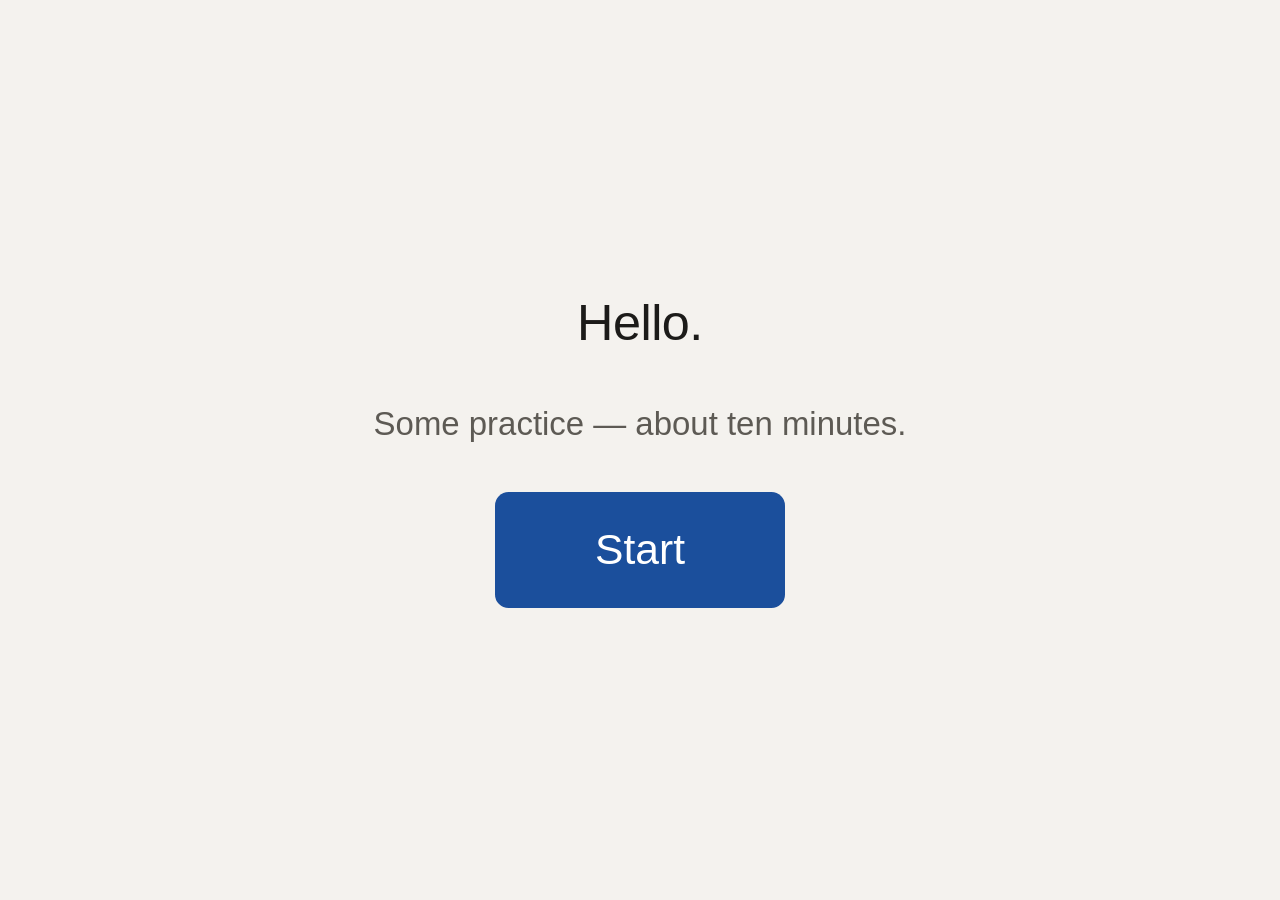
<file: index.html>
<!DOCTYPE html>
<html lang="en">
<head>
<meta charset="utf-8">
<meta name="viewport" content="width=device-width, initial-scale=1, viewport-fit=cover">
<title>Practice</title>
<link rel="stylesheet" href="app/app.css">
</head>
<body>
  <!--
    One element. Every screen replaces its contents, so there is only ever one
    thing on screen: no navigation, no menus, no progress bar, no timer, no
    counter, and no reachable settings.
  -->
  <main id="screen" aria-live="polite"></main>

  <!--
    Blocking veil. Raised the instant the page is hidden or a freeze is detected,
    BEFORE the interruption has been classified, so a stale stimulus cannot be
    answered in the window between the machine waking and the detector noticing.
    Covers the whole viewport and swallows pointer events.
  -->
  <div id="veil" hidden aria-hidden="true"><p>One moment.</p></div>

  <!-- Only ever shown with ?debug=1. -->
  <pre id="debug" hidden></pre>

  <script type="module" src="app/main.js"></script>
</body>
</html>
</file>
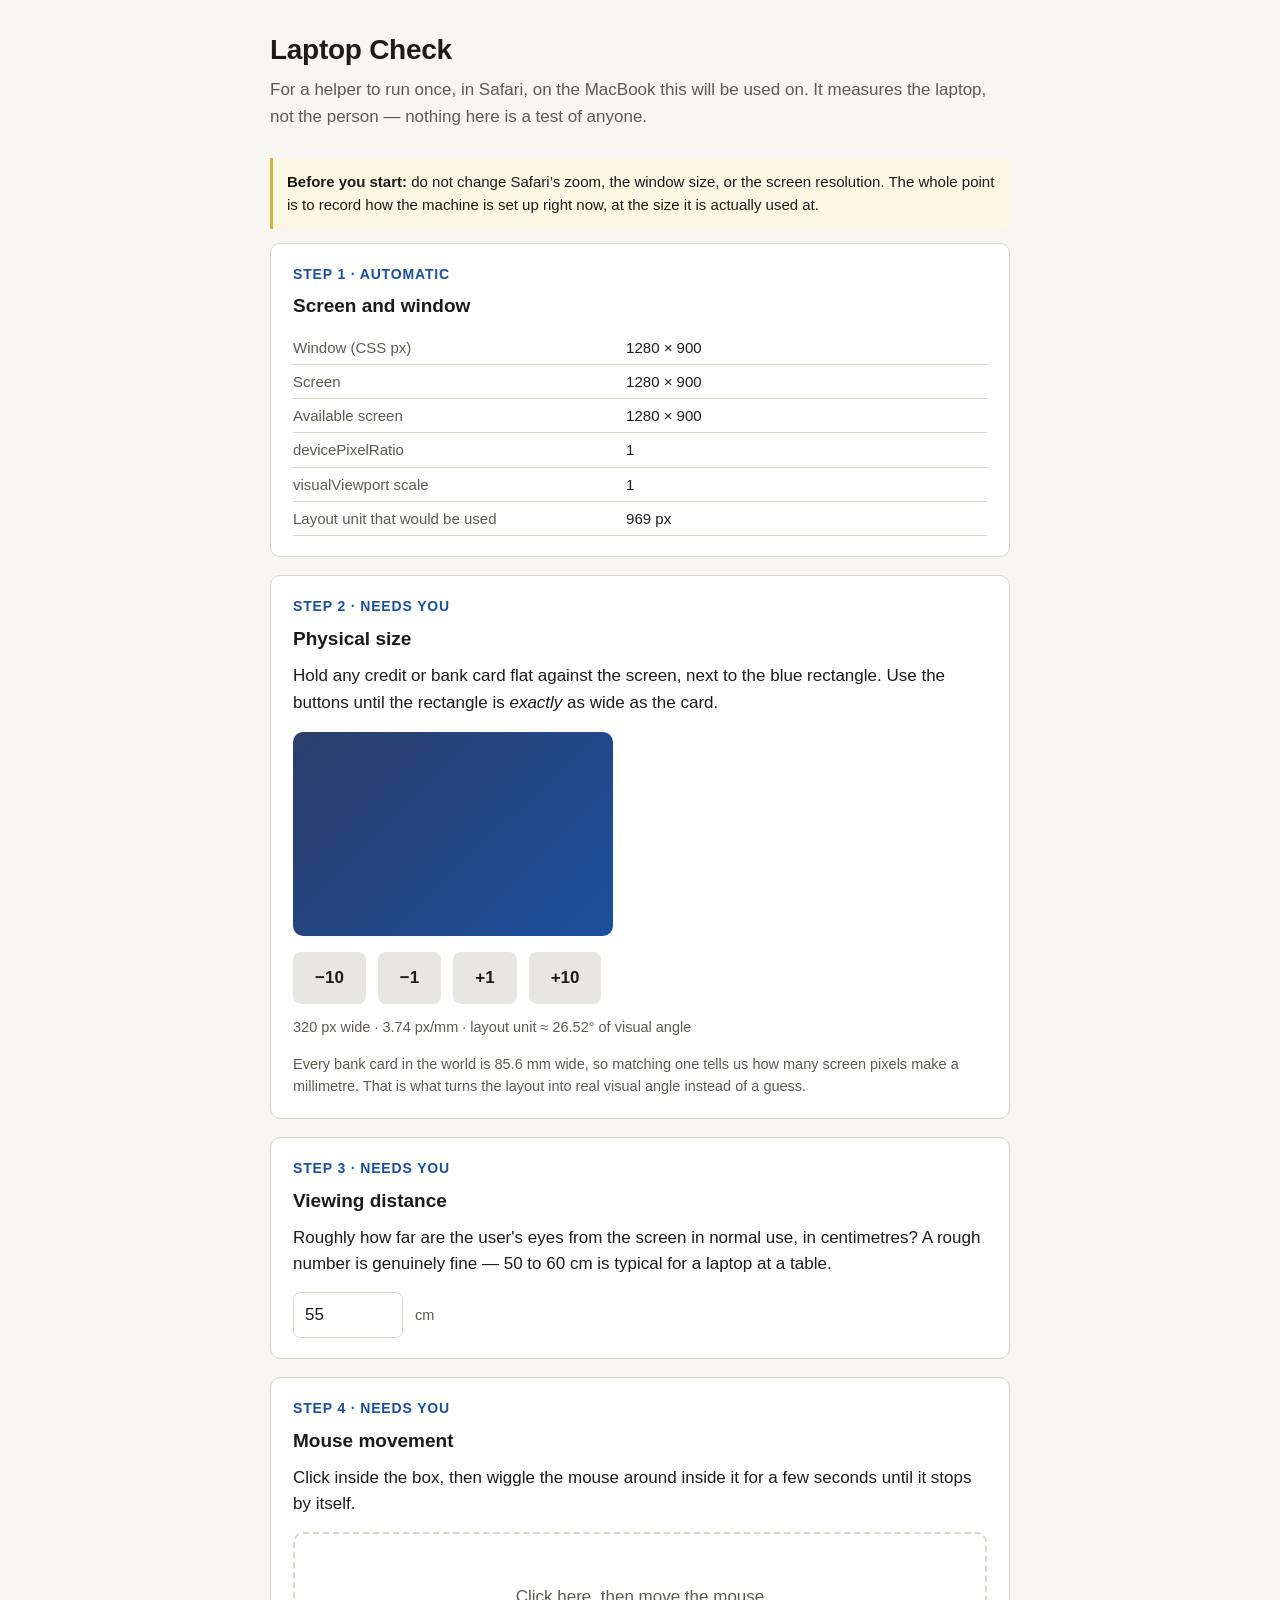
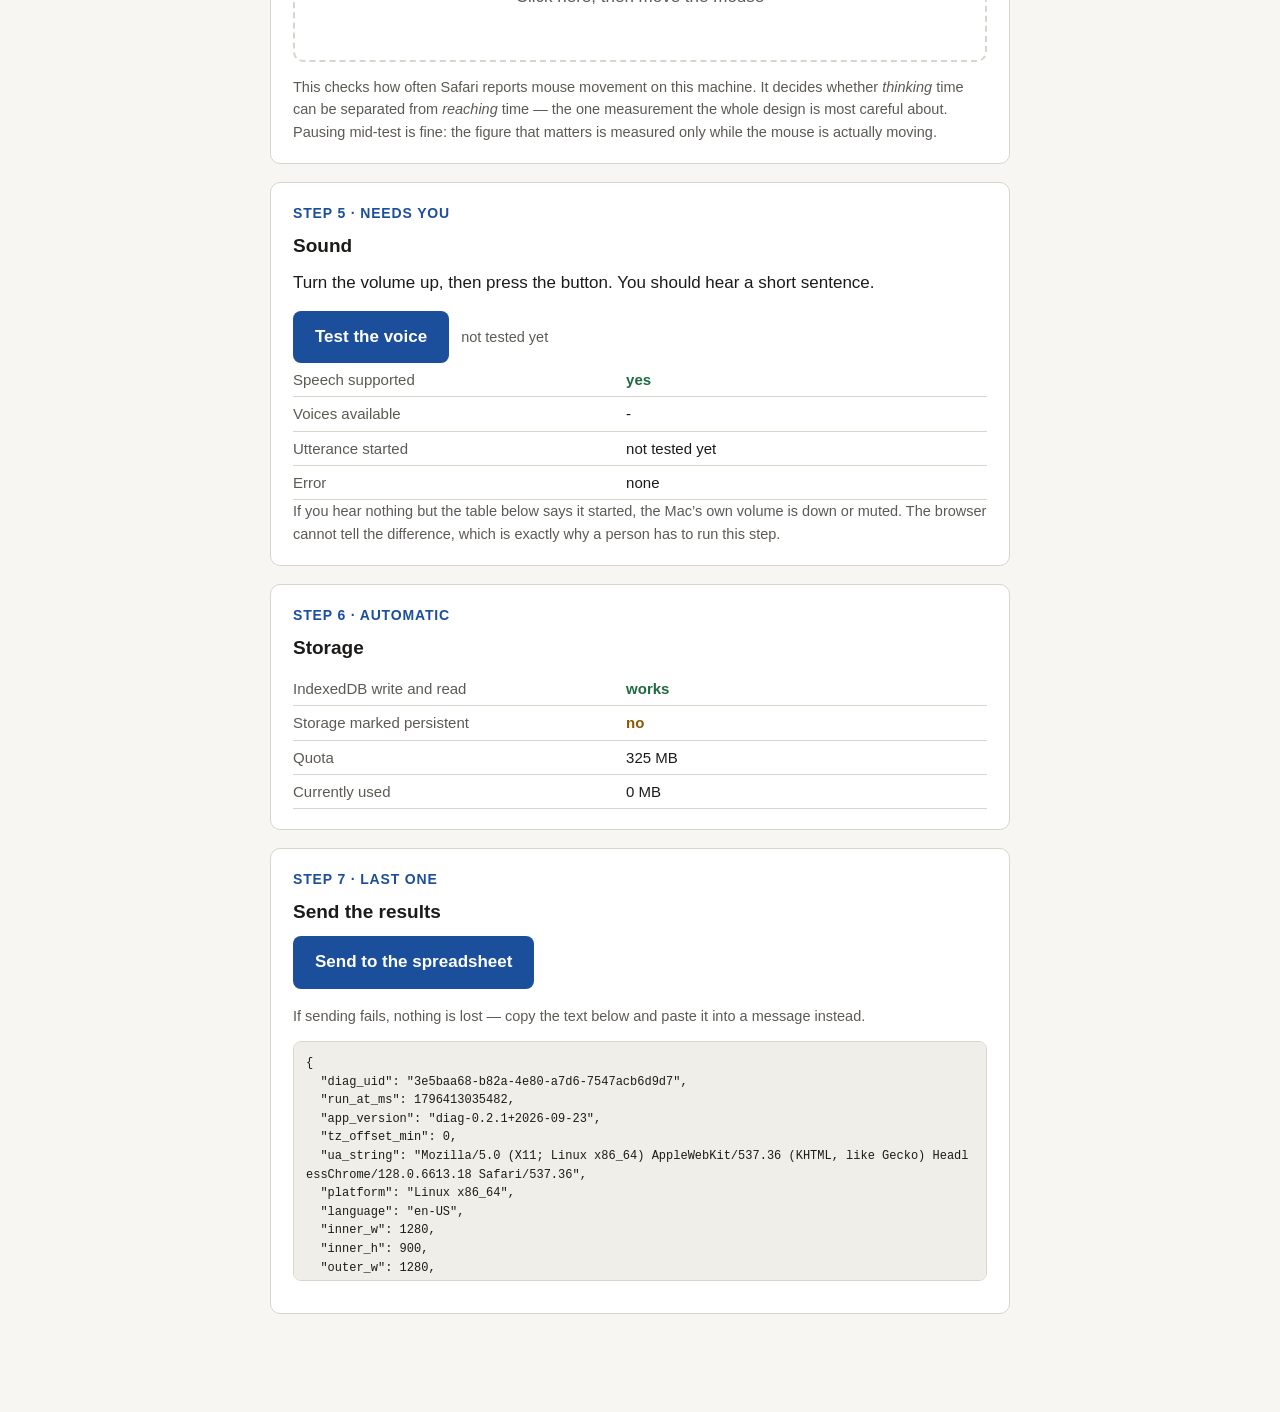
<file: diagnostic/index.html>
<!DOCTYPE html>
<html lang="en">
<head>
<meta charset="utf-8">
<meta name="viewport" content="width=device-width, initial-scale=1">
<title>Laptop Check</title>
<style>
  :root {
    --bg: #f7f6f3;
    --fg: #1c1b19;
    --muted: #5d5a54;
    --line: #d8d5cd;
    --card: #ffffff;
    --accent: #1b4f9c;
    --ok: #1d6b3f;
    --warn: #8a5a00;
    --bad: #97231c;
  }
  * { box-sizing: border-box; }
  html, body { margin: 0; padding: 0; background: var(--bg); color: var(--fg); }
  body {
    font: 17px/1.55 -apple-system, BlinkMacSystemFont, "Helvetica Neue", Arial, sans-serif;
    padding: 28px 20px 80px;
    max-width: 780px;
    margin: 0 auto;
  }
  h1 { font-size: 28px; font-weight: 600; letter-spacing: -0.01em; margin: 0 0 6px; }
  h2 { font-size: 19px; font-weight: 600; margin: 0 0 10px; }
  .sub { color: var(--muted); margin: 0 0 28px; }
  section {
    background: var(--card);
    border: 1px solid var(--line);
    border-radius: 10px;
    padding: 20px 22px;
    margin-bottom: 18px;
  }
  .step { color: var(--accent); font-weight: 600; font-size: 14px; letter-spacing: .06em; text-transform: uppercase; margin-bottom: 6px; }
  p { margin: 0 0 14px; }
  p:last-child { margin-bottom: 0; }
  button {
    font: inherit; font-weight: 600;
    background: var(--accent); color: #fff;
    border: 0; border-radius: 8px;
    padding: 13px 22px; cursor: pointer;
  }
  button:hover { filter: brightness(1.08); }
  button.secondary { background: #e8e6e0; color: var(--fg); }
  button[disabled] { opacity: .45; cursor: default; filter: none; }
  .row { display: flex; gap: 12px; align-items: center; flex-wrap: wrap; }
  table { border-collapse: collapse; width: 100%; font-size: 15px; }
  td { padding: 5px 0; border-bottom: 1px solid var(--line); vertical-align: top; }
  td:first-child { color: var(--muted); width: 48%; padding-right: 14px; }
  td:last-child { font-variant-numeric: tabular-nums; }
  .ok { color: var(--ok); font-weight: 600; }
  .warn { color: var(--warn); font-weight: 600; }
  .bad { color: var(--bad); font-weight: 600; }
  #card {
    height: 54mm; /* irrelevant to the measure; only the width is matched */
    background: linear-gradient(135deg, #2c3e6b, #1b4f9c);
    border-radius: 10px;
    margin: 16px 0;
  }
  input[type=number] {
    font: inherit; padding: 9px 11px;
    border: 1px solid var(--line); border-radius: 7px;
    width: 110px; background: #fff; color: var(--fg);
  }
  input[type=text] {
    font: 14px ui-monospace, SFMono-Regular, Menlo, monospace;
    padding: 10px 11px; width: 100%;
    border: 1px solid var(--line); border-radius: 7px;
    background: #fff; color: var(--fg);
  }
  #pad {
    height: 130px; border: 2px dashed var(--line); border-radius: 10px;
    display: flex; align-items: center; justify-content: center;
    color: var(--muted); text-align: center; margin: 14px 0;
    user-select: none;
  }
  #pad.live { border-color: var(--accent); border-style: solid; color: var(--accent); }
  pre {
    background: #f0eee8; border: 1px solid var(--line); border-radius: 8px;
    padding: 12px; font-size: 12px; overflow: auto; max-height: 240px;
    white-space: pre-wrap; word-break: break-all;
  }
  .note { font-size: 14.5px; color: var(--muted); }
  .hint { background: #fdf7e3; border-left: 3px solid #d9b03a; padding: 12px 14px; border-radius: 0 7px 7px 0; font-size: 15px; margin: 0 0 14px; }
</style>
</head>
<body>

<h1>Laptop Check</h1>
<p class="sub">
  For a helper to run once, in Safari, on the MacBook this will be used on. It
  measures the laptop, not the person &mdash; nothing here is a test of anyone.
</p>

<div class="hint">
  <strong>Before you start:</strong> do not change Safari&rsquo;s zoom, the window
  size, or the screen resolution. The whole point is to record how the machine is
  set up right now, at the size it is actually used at.
</div>

<section>
  <div class="step">Step 1 &middot; automatic</div>
  <h2>Screen and window</h2>
  <table id="t-screen"></table>
</section>

<section>
  <div class="step">Step 2 &middot; needs you</div>
  <h2>Physical size</h2>
  <p>
    Hold any credit or bank card flat against the screen, next to the blue
    rectangle. Use the buttons until the rectangle is <em>exactly</em> as wide as
    the card.
  </p>
  <div id="card"></div>
  <div class="row">
    <button class="secondary" data-adj="-10">&minus;10</button>
    <button class="secondary" data-adj="-1">&minus;1</button>
    <button class="secondary" data-adj="1">+1</button>
    <button class="secondary" data-adj="10">+10</button>
    <span class="note" id="card-readout"></span>
  </div>
  <p class="note" style="margin-top:14px">
    Every bank card in the world is 85.6&nbsp;mm wide, so matching one tells us how
    many screen pixels make a millimetre. That is what turns the layout into real
    visual angle instead of a guess.
  </p>
</section>

<section>
  <div class="step">Step 3 &middot; needs you</div>
  <h2>Viewing distance</h2>
  <p>
    Roughly how far are the user's eyes from the screen in normal use, in
    centimetres? A rough number is genuinely fine &mdash; 50 to 60&nbsp;cm is
    typical for a laptop at a table.
  </p>
  <div class="row">
    <input type="number" id="dist" value="55" min="20" max="120" step="1">
    <span class="note">cm</span>
  </div>
</section>

<section>
  <div class="step">Step 4 &middot; needs you</div>
  <h2>Mouse movement</h2>
  <p>
    Click inside the box, then wiggle the mouse around inside it for a few seconds
    until it stops by itself.
  </p>
  <div id="pad">Click here, then move the mouse</div>
  <table id="t-mouse"></table>
  <p class="note">
    This checks how often Safari reports mouse movement on this machine. It decides
    whether <em>thinking</em> time can be separated from <em>reaching</em> time
    &mdash; the one measurement the whole design is most careful about. Pausing
    mid-test is fine: the figure that matters is measured only while the mouse is
    actually moving.
  </p>
</section>

<section>
  <div class="step">Step 5 &middot; needs you</div>
  <h2>Sound</h2>
  <p>Turn the volume up, then press the button. You should hear a short sentence.</p>
  <div class="row">
    <button id="speak">Test the voice</button>
    <span class="note" id="speak-readout"></span>
  </div>
  <table id="t-speech"></table>
  <p class="note">
    If you hear nothing but the table below says it started, the Mac&rsquo;s own
    volume is down or muted. The browser cannot tell the difference, which is
    exactly why a person has to run this step.
  </p>
</section>

<section>
  <div class="step">Step 6 &middot; automatic</div>
  <h2>Storage</h2>
  <table id="t-storage"></table>
</section>

<section>
  <div class="step">Step 7 &middot; last one</div>
  <h2>Send the results</h2>
  <p id="token-wrap" hidden>
    <span class="note">Paste the <strong>diagnostic</strong> token (the one starting
    <code>diag_</code>, shown in the Apps Script log when <code>setup()</code> was run):</span>
    <input type="text" id="token" placeholder="diag_...">
  </p>
  <div class="row">
    <button id="send">Send to the spreadsheet</button>
    <span id="send-readout"></span>
  </div>
  <p class="note" style="margin-top:16px">
    If sending fails, nothing is lost &mdash; copy the text below and paste it into
    a message instead.
  </p>
  <pre id="dump"></pre>
</section>

<script>
'use strict';

/* ===================================================================
 * Cognitive Practice - hardware diagnostic.
 *
 * Two jobs, both of which must happen before Probe A is written:
 *
 *  1. Capture the real geometry of the target machine. Layout is derived from the
 *     measured viewport rather than frozen in pixels, so that a stray Safari
 *     zoom rescales the session proportionally instead of silently changing
 *     target distances and making motor slowing appear in the reaction-time
 *     series. But deriving it needs a starting measurement, and turning it into
 *     actual visual angle needs a physical calibration - hence the card.
 *
 *  2. Prove four paths end to end on the real machine: the Apps Script write,
 *     speech, IndexedDB, and the mousemove sampling rate. If mousemove is
 *     coalesced below about 30 Hz here, the 8-pixel movement-onset threshold
 *     cannot resolve decision time from travel time, and that has to be known
 *     now rather than discovered in the data in November.
 * =================================================================== */

/* The deployed Apps Script web app.
 *
 * This URL is public the moment this page ships — anyone who views source can
 * read it. That is accepted: the endpoint's defence is not URL secrecy but the
 * token scopes below, which is why this page's token can write diagnostic rows
 * and nothing else. It cannot touch trial data even if it is scraped.
 * Access scopes are documented privately. */
var ENDPOINT = 'https://script.google.com/macros/s/AKfycbyHjrEQxeQLbyL34nmy6dGmRh__q6Jzu4aFeWYR0NdRs-aszuK3sQTPCoRjxZXTlsDaDg/exec';

/* The DIAGNOSTIC token, printed by setup() in the Apps Script editor log.
 *
 * Must be the diag_ token, never the app_ one. This page ships on a public site,
 * so its token is the one most likely to be scraped, and its whole job is to be
 * unable to write trial data. A swap would break nothing visibly - this page would
 * keep working - while quietly publishing trial-write authority. */
var TOKEN = 'diag_58704e870c1b4c62b55fc13ff01d42be';

if (TOKEN && TOKEN.indexOf('diag_') !== 0) {
  document.addEventListener('DOMContentLoaded', function () {
    document.body.innerHTML =
      '<h1>Wrong token</h1><p>This page needs the <code>diag_</code> token, not ' +
      '<code>' + TOKEN.split('_')[0] + '_</code>.</p>';
  });
  throw new Error('diagnostic/index.html requires the diag_ token');
}

var CARD_WIDTH_MM = 85.6;   /* ISO/IEC 7810 ID-1. Every bank card. */
var APP_VERSION = 'diag-0.2.1+2026-09-23';

/* Layout unit used by the real session. Geometry is a fixed fraction of u, and
 * the divisors are the widest and tallest extents any screen needs in u-units,
 * so the session always fits without scrolling. Kept identical to the app. */
function stageUnit(w, h) {
  /* floor, not round: the app floors so the layout is guaranteed to fit, and
   * stage_px must mean exactly the same number in both places. */
  return Math.floor(Math.min(w / 1.32, h / 0.825));
}

var D = {
  diag_uid: uuid(),
  run_at_ms: Date.now(),
  app_version: APP_VERSION,
  tz_offset_min: new Date().getTimezoneOffset(),
  ua_string: navigator.userAgent,
  platform: navigator.platform || '',
  language: navigator.language || '',

  inner_w: 0, inner_h: 0, outer_w: 0, outer_h: 0,
  screen_w: 0, screen_h: 0, avail_w: 0, avail_h: 0,
  dpr: 0, vv_scale: '', vv_w: '', vv_h: '',
  stage_px: 0,

  card_px_width: 320,
  px_per_mm: '',
  viewing_distance_cm: 55,
  stage_deg: '',

  speech_supported: ('speechSynthesis' in window),
  speech_voices_n: '',
  speech_fired: '',
  speech_error: '',

  idb_ok: '',
  storage_persisted: '',
  storage_quota_bytes: '',
  storage_usage_bytes: '',

  mm_samples: '',
  mm_duration_ms: '',
  mm_rate_hz: '',
  mm_rate_moving_hz: '',
  mm_moving_ms: '',
  mm_duty_pct: '',
  mm_median_interval_ms: '',
  mm_min_interval_ms: '',

  notes: ''
};

/* ---------- helpers ---------- */

function uuid() {
  if (window.crypto && crypto.randomUUID) return crypto.randomUUID();
  return 'xxxxxxxx-xxxx-4xxx-yxxx-xxxxxxxxxxxx'.replace(/[xy]/g, function (c) {
    var r = Math.random() * 16 | 0;
    return (c === 'x' ? r : (r & 0x3 | 0x8)).toString(16);
  });
}

function $(id) { return document.getElementById(id); }

function table(el, rows) {
  el.innerHTML = rows.map(function (r) {
    var cls = r[2] ? ' class="' + r[2] + '"' : '';
    return '<tr><td>' + r[0] + '</td><td' + cls + '>' + r[1] + '</td></tr>';
  }).join('');
}

function median(a) {
  if (!a.length) return null;
  var s = a.slice().sort(function (x, y) { return x - y; });
  var m = Math.floor(s.length / 2);
  return s.length % 2 ? s[m] : (s[m - 1] + s[m]) / 2;
}

function redraw() { renderScreen(); renderCard(); dump(); }

function dump() { $('dump').textContent = JSON.stringify(D, null, 2); }

/* ---------- Step 1: screen and window ---------- */

function measure() {
  D.inner_w = window.innerWidth;
  D.inner_h = window.innerHeight;
  D.outer_w = window.outerWidth;
  D.outer_h = window.outerHeight;
  D.screen_w = screen.width;
  D.screen_h = screen.height;
  D.avail_w = screen.availWidth;
  D.avail_h = screen.availHeight;
  D.dpr = window.devicePixelRatio || 1;
  if (window.visualViewport) {
    D.vv_scale = window.visualViewport.scale;
    D.vv_w = Math.round(window.visualViewport.width);
    D.vv_h = Math.round(window.visualViewport.height);
  }
  D.stage_px = stageUnit(D.inner_w, D.inner_h);
}

function renderScreen() {
  /* devicePixelRatio moves with Safari page zoom, so on a Retina Mac a value
   * that is not 2 is itself zoom evidence. Reported rather than corrected:
   * whatever is actually in use is the correct setting. */
  var zoomHint = '';
  if (D.dpr && Math.abs(D.dpr - 2) > 0.01 && Math.abs(D.dpr - 1) > 0.01) {
    zoomHint = ' <span class="warn">(suggests page zoom is not 100%)</span>';
  }
  table($('t-screen'), [
    ['Window (CSS px)', D.inner_w + ' &times; ' + D.inner_h],
    ['Screen', D.screen_w + ' &times; ' + D.screen_h],
    ['Available screen', D.avail_w + ' &times; ' + D.avail_h],
    ['devicePixelRatio', D.dpr + zoomHint],
    ['visualViewport scale', D.vv_scale === '' ? 'not reported' : D.vv_scale],
    ['Layout unit that would be used', D.stage_px + ' px']
  ]);
}

/* ---------- Step 2: physical calibration ---------- */

function renderCard() {
  $('card').style.width = D.card_px_width + 'px';
  D.px_per_mm = +(D.card_px_width / CARD_WIDTH_MM).toFixed(4);
  D.stage_deg = angleDeg(D.stage_px, D.px_per_mm, D.viewing_distance_cm);
  $('card-readout').innerHTML =
    D.card_px_width + ' px wide &middot; ' + D.px_per_mm.toFixed(2) + ' px/mm' +
    (D.stage_deg ? ' &middot; layout unit &asymp; ' + D.stage_deg + '&deg; of visual angle' : '');
}

/* Visual angle subtended by n CSS px, given px/mm and viewing distance. This is
 * the quantity that should stay constant across zoom changes and across a
 * replacement laptop - it, not the pixel count, is what gets frozen. */
function angleDeg(px, pxPerMm, distCm) {
  if (!px || !pxPerMm || !distCm) return '';
  var mm = px / pxPerMm;
  var rad = 2 * Math.atan((mm / 2) / (distCm * 10));
  return +(rad * 180 / Math.PI).toFixed(2);
}

Array.prototype.forEach.call(document.querySelectorAll('[data-adj]'), function (b) {
  b.addEventListener('click', function () {
    D.card_px_width = Math.max(40, D.card_px_width + (+b.dataset.adj));
    renderCard(); dump();
  });
});

$('dist').addEventListener('input', function () {
  D.viewing_distance_cm = +$('dist').value || 55;
  renderCard(); dump();
});

/* ---------- Step 4: mousemove sampling rate ---------- */

(function mouseProbe() {
  var pad = $('pad');
  var stamps = [];
  var running = false;
  var t0 = 0;

  function onMove(e) {
    /* event.timeStamp, not performance.now() inside the handler: handler
     * dispatch can be delayed by tens of milliseconds under load, which would
     * make the sampling interval look worse than it is. */
    stamps.push(e.timeStamp);
  }

  function stop() {
    running = false;
    pad.classList.remove('live');
    pad.removeEventListener('mousemove', onMove);

    var gaps = [];
    for (var i = 1; i < stamps.length; i++) gaps.push(stamps[i] - stamps[i - 1]);

    var dur = stamps.length > 1 ? (stamps[stamps.length - 1] - stamps[0]) : 0;
    D.mm_samples = stamps.length;
    D.mm_duration_ms = Math.round(dur);
    D.mm_rate_hz = dur > 0 ? +((stamps.length - 1) / (dur / 1000)).toFixed(1) : 0;
    D.mm_median_interval_ms = gaps.length ? +median(gaps).toFixed(1) : '';
    D.mm_min_interval_ms = gaps.length ? +Math.min.apply(null, gaps).toFixed(1) : '';

    /* THE VERDICT USES THE MEDIAN GAP, NOT THE MEAN RATE.
     *
     * mm_rate_hz divides the event count by WALL-CLOCK time, so any pause while
     * the tester was not moving the mouse drags it down. The first real run
     * reported 34.5 Hz mean against a 12 ms median gap: a 41% duty cycle, i.e.
     * most of the window was a pause. Read as a mean it looked close to the
     * redesign threshold; the hardware was actually reporting at ~83 Hz while
     * moving.
     *
     * The median gap is what movement-onset resolution actually depends on, so
     * that is what is judged here. Both numbers are still logged. */
    D.mm_moving_ms = gaps.length ? Math.round(gaps.length * median(gaps)) : 0;
    D.mm_duty_pct = dur > 0 ? +(D.mm_moving_ms / dur * 100).toFixed(0) : '';
    D.mm_rate_moving_hz = D.mm_median_interval_ms ? +(1000 / D.mm_median_interval_ms).toFixed(1) : '';

    var eff = D.mm_rate_moving_hz || 0;
    var cls = eff >= 50 ? 'ok' : (eff >= 30 ? 'warn' : 'bad');
    var verdict = eff >= 50
      ? 'good - decision and travel time can be separated cleanly'
      : (eff >= 30
        ? 'workable, but coarse'
        : 'too low - the decision/travel split needs rethinking');

    var dutyNote = (D.mm_duty_pct !== '' && D.mm_duty_pct < 70)
      ? ' (the mean is low only because the mouse was still for part of the test)'
      : '';

    pad.textContent = 'Done. ' + D.mm_samples + ' movements recorded.';
    table($('t-mouse'), [
      ['Movement reports', D.mm_samples],
      ['Over', D.mm_duration_ms + ' ms'],
      ['Median gap between reports', D.mm_median_interval_ms + ' ms'],
      ['Rate while moving', eff + ' Hz', cls],
      ['Mean rate over the window', D.mm_rate_hz + ' Hz' + dutyNote],
      ['Moving for', D.mm_duty_pct + '% of the test'],
      ['Shortest gap', D.mm_min_interval_ms + ' ms'],
      ['Verdict', verdict, cls]
    ]);
    dump();
  }

  pad.addEventListener('click', function () {
    if (running) return;
    running = true;
    stamps = [];
    t0 = Date.now();
    pad.classList.add('live');
    pad.textContent = 'Recording - keep moving the mouse in here...';
    pad.addEventListener('mousemove', onMove);
    setTimeout(stop, 3000);
  });
})();

/* ---------- Step 5: speech ---------- */

$('speak').addEventListener('click', function () {
  if (!D.speech_supported) {
    D.speech_fired = false;
    D.speech_error = 'speechSynthesis not available';
    renderSpeech('bad', 'This Safari has no speech support at all.');
    return;
  }

  /* Voices often load asynchronously and the FIRST utterance of a page is the
   * one most likely to be dropped silently. The real app warms the voice list
   * on the START gesture for this reason; here we just record what happened. */
  var voices = speechSynthesis.getVoices();
  D.speech_voices_n = voices.length;

  var u = new SpeechSynthesisUtterance(
    'Good morning. This is the voice the practice will use.');
  u.rate = 0.95;

  var fired = false;
  u.onstart = function () {
    fired = true;
    D.speech_fired = true;
    renderSpeech('ok', 'Started speaking. Did you hear it?');
  };
  u.onerror = function (ev) {
    D.speech_fired = false;
    D.speech_error = (ev && ev.error) ? String(ev.error) : 'unknown error';
    renderSpeech('bad', 'Failed: ' + D.speech_error);
  };

  $('speak-readout').textContent = 'speaking...';
  speechSynthesis.speak(u);

  /* An utterance that never starts and never errors is the quiet failure this
   * column exists to catch. Without a timeout it would look like a pending
   * success forever. */
  setTimeout(function () {
    if (!fired && D.speech_fired !== false) {
      D.speech_fired = false;
      D.speech_error = 'no onstart and no onerror within 3s (silently dropped)';
      renderSpeech('bad', 'Nothing happened - the utterance was dropped silently.');
    }
  }, 3000);
});

function renderSpeech(cls, msg) {
  $('speak-readout').innerHTML = '<span class="' + cls + '">' + msg + '</span>';
  table($('t-speech'), [
    ['Speech supported', D.speech_supported ? 'yes' : 'no', D.speech_supported ? 'ok' : 'bad'],
    ['Voices available', D.speech_voices_n === '' ? '-' : D.speech_voices_n,
      D.speech_voices_n === 0 ? 'bad' : ''],
    ['Utterance started', D.speech_fired === '' ? 'not tested yet' : (D.speech_fired ? 'yes' : 'no'),
      D.speech_fired === true ? 'ok' : (D.speech_fired === false ? 'bad' : '')],
    ['Error', D.speech_error || 'none']
  ]);
  dump();
}

/* ---------- Step 6: storage ---------- */

(function storageProbe() {
  function render() {
    var quotaMb = D.storage_quota_bytes ? Math.round(D.storage_quota_bytes / 1048576) + ' MB' : 'not reported';
    var usageMb = D.storage_usage_bytes || D.storage_usage_bytes === 0
      ? Math.round(D.storage_usage_bytes / 1048576) + ' MB' : 'not reported';
    /* A tranche of pool images is roughly 80 MB, so anything under a few
     * hundred MB of quota would force a smaller tranche. */
    var quotaCls = (D.storage_quota_bytes && D.storage_quota_bytes < 300 * 1048576) ? 'warn' : '';
    table($('t-storage'), [
      ['IndexedDB write and read', D.idb_ok === '' ? 'testing...' : (D.idb_ok ? 'works' : 'FAILED'),
        D.idb_ok === true ? 'ok' : (D.idb_ok === false ? 'bad' : '')],
      ['Storage marked persistent', D.storage_persisted === '' ? 'testing...' : (D.storage_persisted ? 'yes' : 'no'),
        D.storage_persisted === true ? 'ok' : 'warn'],
      ['Quota', quotaMb, quotaCls],
      ['Currently used', usageMb]
    ]);
    dump();
  }
  render();

  /* Proves the local-first write path works here at all. If this fails, nothing
   * else in the design does. */
  try {
    var req = indexedDB.open('diag-probe', 1);
    req.onupgradeneeded = function () { req.result.createObjectStore('t'); };
    req.onsuccess = function () {
      var db = req.result;
      try {
        var tx = db.transaction('t', 'readwrite');
        tx.objectStore('t').put({ at: Date.now() }, 'k');
        tx.oncomplete = function () {
          var rtx = db.transaction('t', 'readonly');
          var get = rtx.objectStore('t').get('k');
          get.onsuccess = function () { D.idb_ok = !!get.result; db.close(); render(); };
          get.onerror = function () { D.idb_ok = false; db.close(); render(); };
        };
        tx.onerror = function () { D.idb_ok = false; db.close(); render(); };
      } catch (e) { D.idb_ok = false; D.notes += ' idb:' + e; render(); }
    };
    req.onerror = function () { D.idb_ok = false; render(); };
  } catch (e) { D.idb_ok = false; D.notes += ' idb:' + e; render(); }

  /* Safari can evict script-writable storage. Asking for persistence is not a
   * guarantee, so the answer is recorded rather than relied on - every piece of
   * local state in the real app is reconstructable from the Sheet. */
  if (navigator.storage && navigator.storage.persist) {
    navigator.storage.persist().then(function (p) { D.storage_persisted = !!p; render(); })
      .catch(function () { D.storage_persisted = false; render(); });
  } else {
    D.storage_persisted = false; render();
  }

  if (navigator.storage && navigator.storage.estimate) {
    navigator.storage.estimate().then(function (est) {
      D.storage_quota_bytes = est.quota || '';
      D.storage_usage_bytes = est.usage || 0;
      render();
    }).catch(function () { render(); });
  }
})();

/* ---------- Step 7: send ---------- */

if (!TOKEN) $('token-wrap').hidden = false;

$('send').addEventListener('click', function () {
  var url = ENDPOINT;
  var token = TOKEN || $('token').value.trim();
  if (!token) {
    $('send-readout').innerHTML = '<span class="bad">Paste the diagnostic token first.</span>';
    return;
  }

  measure();               /* re-measure in case the window moved during the run */
  renderCard();

  var columns = Object.keys(D);
  var payload = {
    token: token,
    kind: 'diagnostic',
    diagnostic: {
      columns: columns,
      rows: [columns.map(function (k) { return D[k] === '' ? null : D[k]; })],
      text_columns: []
    }
  };

  $('send').disabled = true;
  $('send-readout').textContent = 'sending...';

  /* text/plain, NOT application/json. An application/json POST triggers a
   * preflight OPTIONS request, which Apps Script web apps do not answer, and it
   * fails in Safari with a CORS error that looks exactly like a network problem.
   * The script parses e.postData.contents itself. */
  fetch(url, {
    method: 'POST',
    headers: { 'Content-Type': 'text/plain;charset=utf-8' },
    body: JSON.stringify(payload)
  })
    .then(function (r) { return r.json(); })
    .then(function (res) {
      if (res && res.ok) {
        $('send-readout').innerHTML = '<span class="ok">Sent. It is in the spreadsheet.</span>';
      } else {
        $('send-readout').innerHTML = '<span class="bad">Rejected: ' +
          ((res && res.error) || 'unknown') + ' &mdash; copy the text below instead.</span>';
        $('send').disabled = false;
      }
    })
    .catch(function (err) {
      $('send-readout').innerHTML = '<span class="bad">Could not send (' + err.message +
        ') &mdash; copy the text below instead.</span>';
      $('send').disabled = false;
    });
});

/* ---------- go ---------- */

measure();
redraw();
renderSpeech('', 'not tested yet');
window.addEventListener('resize', function () { measure(); redraw(); });
if (window.visualViewport) {
  window.visualViewport.addEventListener('resize', function () { measure(); redraw(); });
}
</script>
</body>
</html>
</file>
<file: app/app.css>
/*
 * Session styling.
 *
 * Everything sized from --u, published by layout.js, so the whole session scales
 * with the viewport and preserves visual angle under a zoom change.
 *
 * Non-negotiables encoded here:
 *   - the page NEVER scrolls (overflow hidden on both axes, fixed height)
 *   - no hover-dependent behaviour: hover styling is decorative only, and every
 *     control is fully identifiable without it
 *   - no text selection or drag, which would let a stray click-drag do something
 *   - large targets with generous dead space between them
 *   - nothing red, anywhere: errors are absorbed, never marked
 */

:root {
  --u: 800px;
  --ink: #1c1b19;
  --ink-soft: #5d5a54;
  --bg: #f4f2ee;
  --card: #ffffff;
  --line: #d8d5cd;
  --accent: #1b4f9c;
  --accent-ink: #ffffff;
}

@media (prefers-color-scheme: dark) {
  :root:not([data-theme="light"]) {
    --ink: #ece9e3;
    --ink-soft: #a7a29a;
    --bg: #1a1917;
    --card: #232220;
    --line: #3a3834;
    --accent: #6f9fe0;
    --accent-ink: #12181f;
  }
}

* { box-sizing: border-box; }

html, body {
  margin: 0;
  padding: 0;
  height: 100%;
  overflow: hidden;              /* the session must never scroll */
  background: var(--bg);
  color: var(--ink);
  font: 400 17px/1.5 -apple-system, BlinkMacSystemFont, "Helvetica Neue", Arial, sans-serif;
  -webkit-font-smoothing: antialiased;
  user-select: none;             /* no accidental drag-selection */
  -webkit-user-select: none;
}

#screen {
  position: fixed;
  inset: 0;
  display: grid;
  place-items: center;
  padding: calc(var(--u) * 0.03);
}

.pane {
  width: min(calc(var(--u) * 1.20), 100%);
  text-align: center;
  display: flex;
  flex-direction: column;
  align-items: center;
  gap: calc(var(--u) * 0.045);
}

.lead {
  margin: 0;
  font-size: calc(var(--u) * 0.052);
  line-height: 1.25;
  font-weight: 500;
  letter-spacing: -0.01em;
}

.sub {
  margin: 0;
  font-size: calc(var(--u) * 0.034);
  color: var(--ink-soft);
}

/* Large targets, generous dead space, nothing adjacent. */
button.big {
  font: inherit;
  font-size: calc(var(--u) * 0.036);
  font-weight: 500;
  min-width: var(--buttonW, calc(var(--u) * 0.247));
  min-height: var(--buttonH, calc(var(--u) * 0.103));
  padding: 0 calc(var(--u) * 0.04);
  border: 1px solid var(--line);
  border-radius: calc(var(--u) * 0.014);
  background: var(--card);
  color: var(--ink);
  cursor: pointer;
  transition: filter .12s ease;
}

button.big.primary {
  background: var(--accent);
  color: var(--accent-ink);
  border-color: transparent;
  min-width: calc(var(--u) * 0.30);
  min-height: calc(var(--u) * 0.12);
  font-size: calc(var(--u) * 0.044);
}

/* Decorative only. Nothing is identifiable by hover alone. */
button.big:hover { filter: brightness(1.05); }
button.big:active { filter: brightness(0.96); }
button.big:focus-visible { outline: 3px solid var(--accent); outline-offset: 3px; }

.choices {
  display: flex;
  gap: var(--buttonGap, calc(var(--u) * 0.206));
  justify-content: center;
  flex-wrap: nowrap;
}

/* Debug overlay. Only ever visible with ?debug=1, never during real use. */
#debug {
  position: fixed;
  left: 0; bottom: 0; right: 0;
  max-height: 32vh;
  overflow: auto;
  margin: 0;
  padding: 8px 10px;
  font: 11px/1.45 ui-monospace, SFMono-Regular, Menlo, monospace;
  white-space: pre-wrap;
  background: rgba(0, 0, 0, .82);
  color: #d8f0c8;
  z-index: 99;
}

/*
 * The veil. Raised before an interruption is classified, so nothing stale can be
 * clicked. It deliberately says almost nothing: it is shown for a fraction of a
 * second in the ordinary case, and after a long gap it is replaced by the opening
 * screen rather than explained.
 */
#veil {
  position: fixed;
  inset: 0;
  z-index: 50;
  display: grid;
  place-items: center;
  background: var(--bg);
  /* Belt and braces: even if something is somehow on top, nothing under the veil
     can receive a click. */
  pointer-events: all;
}

#veil[hidden] { display: none; }

#veil p {
  margin: 0;
  font-size: calc(var(--u) * 0.040);
  color: var(--ink-soft);
}

/*
 * Probe A — choice reaction time.
 *
 * Three fixed zones on a plain field, all central, none near an edge: the user is at
 * reading distance in readers. No timer, no counter, no progress indicator.
 *
 * Every size is a fraction of --u, so the distance from the home pad to either target
 * is the same visual angle in every session regardless of zoom. That distance IS the
 * travel measure, which is why it cannot be a hardcoded pixel value.
 *
 * WHY THE TARGET LOOKS LIKE THIS. An outline circle reads as decoration, and a plain
 * filled circle reads as decoration too - which it did, and the task was
 * incomprehensible as a result. So:
 *
 *   the unlit sockets are visibly empty holes, making it clear where things happen;
 *   the lit target is a solid, raised disc with a ring inside it, which reads as
 *   "aim here" without needing to be read - reading time would otherwise land inside
 *   the reaction time being measured;
 *   and the instruction stays on screen for the whole block, because an instruction
 *   shown once before the block has been forgotten by trial three.
 */
.crt {
  position: relative;
  width: calc(var(--u) * 1.00);
  height: calc(var(--u) * 0.46);
  display: grid;
  place-items: center;
}

.crt-home,
.crt-target {
  position: absolute;
  top: 46%;
  border: 0;
  padding: 0;
  font: inherit;
  border-radius: 50%;
  display: grid;
  place-items: center;
}

.crt-home {
  left: 50%;
  width: var(--crtHome);
  height: var(--crtHome);
  transform: translate(-50%, -50%);
  background: var(--card);
  border: 2px solid var(--accent);
  color: var(--accent);
  cursor: pointer;
  box-shadow: 0 2px 0 0 var(--line);
}
.crt-home:hover { filter: brightness(1.04); }
.crt-home:active { transform: translate(-50%, calc(-50% + 1px)); box-shadow: none; }

.crt-home-label {
  font-size: calc(var(--u) * 0.019);
  line-height: 1.3;
  font-weight: 600;
}

/* An empty socket: clearly a place where something will appear, clearly not itself
   the thing to click yet. */
.crt-target {
  width: var(--crtTarget);
  height: var(--crtTarget);
  background: color-mix(in srgb, var(--ink) 6%, transparent);
  box-shadow: inset 0 2px 5px color-mix(in srgb, var(--ink) 16%, transparent);
  cursor: default;
}

.crt-bullseye { display: none; }

/* The onset. Solid, high contrast, raised, with a ring: unmistakably a thing to hit.
   No transition - a fade would make the moment of onset ambiguous, and onset is the
   instant every latency is measured from. */
.crt-target.lit {
  background: var(--accent);
  box-shadow: 0 3px 0 0 color-mix(in srgb, var(--accent) 60%, black);
  cursor: pointer;
}

.crt-target.lit .crt-bullseye {
  display: block;
  width: 38%;
  height: 38%;
  border-radius: 50%;
  border: calc(var(--u) * 0.008) solid var(--accent-ink);
}

.crt-target.lit:active {
  box-shadow: none;
  transform: translate(calc(-50% + var(--shift, 0px)), calc(-50% + 3px));
}

#crtLeft  { left: 50%; --shift: calc(0px - var(--crtOffset)); transform: translate(calc(-50% - var(--crtOffset)), -50%); }
#crtRight { left: 50%; --shift: var(--crtOffset);             transform: translate(calc(-50% + var(--crtOffset)), -50%); }

/* Stays visible for the whole block. Static, outside the target area, and the reason
   the screen makes sense on its own. */
.crt-reminder {
  position: absolute;
  top: calc(46% + var(--crtTarget));
  margin: calc(var(--u) * 0.055) 0 0;
  font-size: calc(var(--u) * 0.026);
  color: var(--ink-soft);
  text-align: center;
}

.crt-note {
  position: absolute;
  top: calc(46% + var(--crtTarget) + var(--u) * 0.10);
  margin: 0;
  font-size: calc(var(--u) * 0.026);
  color: var(--ink-soft);
  /* Reserved height, so a neutral acknowledgement appearing does not shift the
     targets. Nothing may move between trials. */
  min-height: calc(var(--u) * 0.040);
}

/* The still illustration on the instruction screen: the real layout, one lit, so the
   words are shown rather than only described. */
.crt-demo {
  width: calc(var(--u) * 0.62);
  height: calc(var(--u) * 0.20);
  display: flex;
  align-items: center;
  justify-content: center;
  gap: calc(var(--u) * 0.16);
}
.crt-demo .demo-socket {
  position: static;
  transform: none;
  width: calc(var(--crtTarget) * 0.8);
  height: calc(var(--crtTarget) * 0.8);
}

/*
 * Training screens.
 *
 * Three tiers, visually separated, because a screen arrived at with no memory of the
 * previous one has to explain itself:
 *
 *   label        Q: / A:, small and muted. Says which kind of thing follows.
 *   content      the question or the answer. The largest thing on screen.
 *   instruction  what to do. SMALLER than the content it refers to, so the eye lands
 *                on the content first and the instruction is there when wanted.
 *
 * Instruction text smaller than content is the rule, not a preference: an instruction
 * set in the same size as the material competes with it for attention.
 */
.pane.train {
  gap: calc(var(--u) * 0.022);
  max-width: calc(var(--u) * 1.10);
}

.pane.train .train-label {
  margin: 0;
  font-size: calc(var(--u) * 0.030);
  font-weight: 700;
  letter-spacing: .08em;
  color: var(--ink-soft);
}

.pane.train .question,
.pane.train .answer {
  margin: 0 0 calc(var(--u) * 0.016);
  font-weight: 600;
}

.pane.train .question-small {
  margin: 0 0 calc(var(--u) * 0.016);
  font-size: calc(var(--u) * 0.030);
}

/* Smaller than the content, and set apart from it. */
.pane.train .instruction {
  margin: calc(var(--u) * 0.022) 0 0;
  padding-top: calc(var(--u) * 0.020);
  border-top: 1px solid var(--line);
  width: 100%;
  font-size: calc(var(--u) * 0.028);
  color: var(--ink-soft);
}

.pane.train .warm {
  min-height: calc(var(--u) * 0.048);   /* reserved, so nothing shifts on reveal */
  border-top: 0;
  padding-top: 0;
}

/* The reveal button is withheld, then appears. The fade is what makes its arrival
   legible as "now you may" rather than as a screen twitch. */
@keyframes cp-fade-in { from { opacity: 0; } to { opacity: 1; } }
.fade-in { animation: cp-fade-in 600ms ease-out both; }

@media (prefers-reduced-motion: reduce) {
  .fade-in { animation: none; }
}

/* Three options need slightly tighter spacing than two, still with real dead space
   between them: nothing here should punish an imprecise click. */
.choices.three {
  gap: calc(var(--u) * 0.060);
  margin-top: calc(var(--u) * 0.012);
}

.choices.three button.big {
  min-width: calc(var(--u) * 0.205);
}

/*
 * Filler.
 *
 * Low-demand, pleasant, non-verbal, and NOT a memory task - it must not interfere
 * with what is being retained. Photographs go here once imported; until then these
 * are generated shapes, which need no assets and are deliberately unmemorable.
 *
 * It previously showed a heading and then nothing for 75 seconds, because the
 * fallback was specified and never built.
 */
.filler {
  position: relative;
  width: calc(var(--u) * 1.15);
  height: calc(var(--u) * 0.52);
  border-radius: calc(var(--u) * 0.02);
  overflow: hidden;
  background: var(--card);
}

.filler-art {
  position: absolute;
  inset: 0;
  opacity: 0;
  transition: opacity 1400ms ease-in-out;
}

.filler-art.on { opacity: 1; }

/*
 * The review bar. Only ever visible with ?screens=1, never during a session.
 *
 * It shows the screen's name, why it exists, and whether it fits the vertical budget,
 * so a reviewer can walk every screen in a minute instead of sitting through a
 * ten-minute session to see half of them.
 */
#reviewBar {
  position: fixed;
  left: 0; right: 0; bottom: 0;
  display: flex;
  align-items: center;
  gap: 12px;
  padding: 8px 12px;
  font: 12px/1.4 -apple-system, BlinkMacSystemFont, "Helvetica Neue", Arial, sans-serif;
  background: rgba(20, 20, 20, .9);
  color: #f2efe9;
  z-index: 200;
}
#reviewBar strong { font-size: 13px; }
#reviewBar .rv-n { opacity: .6; font-variant-numeric: tabular-nums; }
#reviewBar .rv-note { flex: 1; opacity: .75; }
#reviewBar .rv-fit.ok { color: #9fd9a6; }
#reviewBar .rv-fit.bad { color: #ff9c92; font-weight: 700; }
#reviewBar button {
  font: inherit; font-size: 15px;
  background: #3a3a3a; color: inherit;
  border: 0; border-radius: 6px;
  padding: 4px 12px; cursor: pointer;
}
</file>
